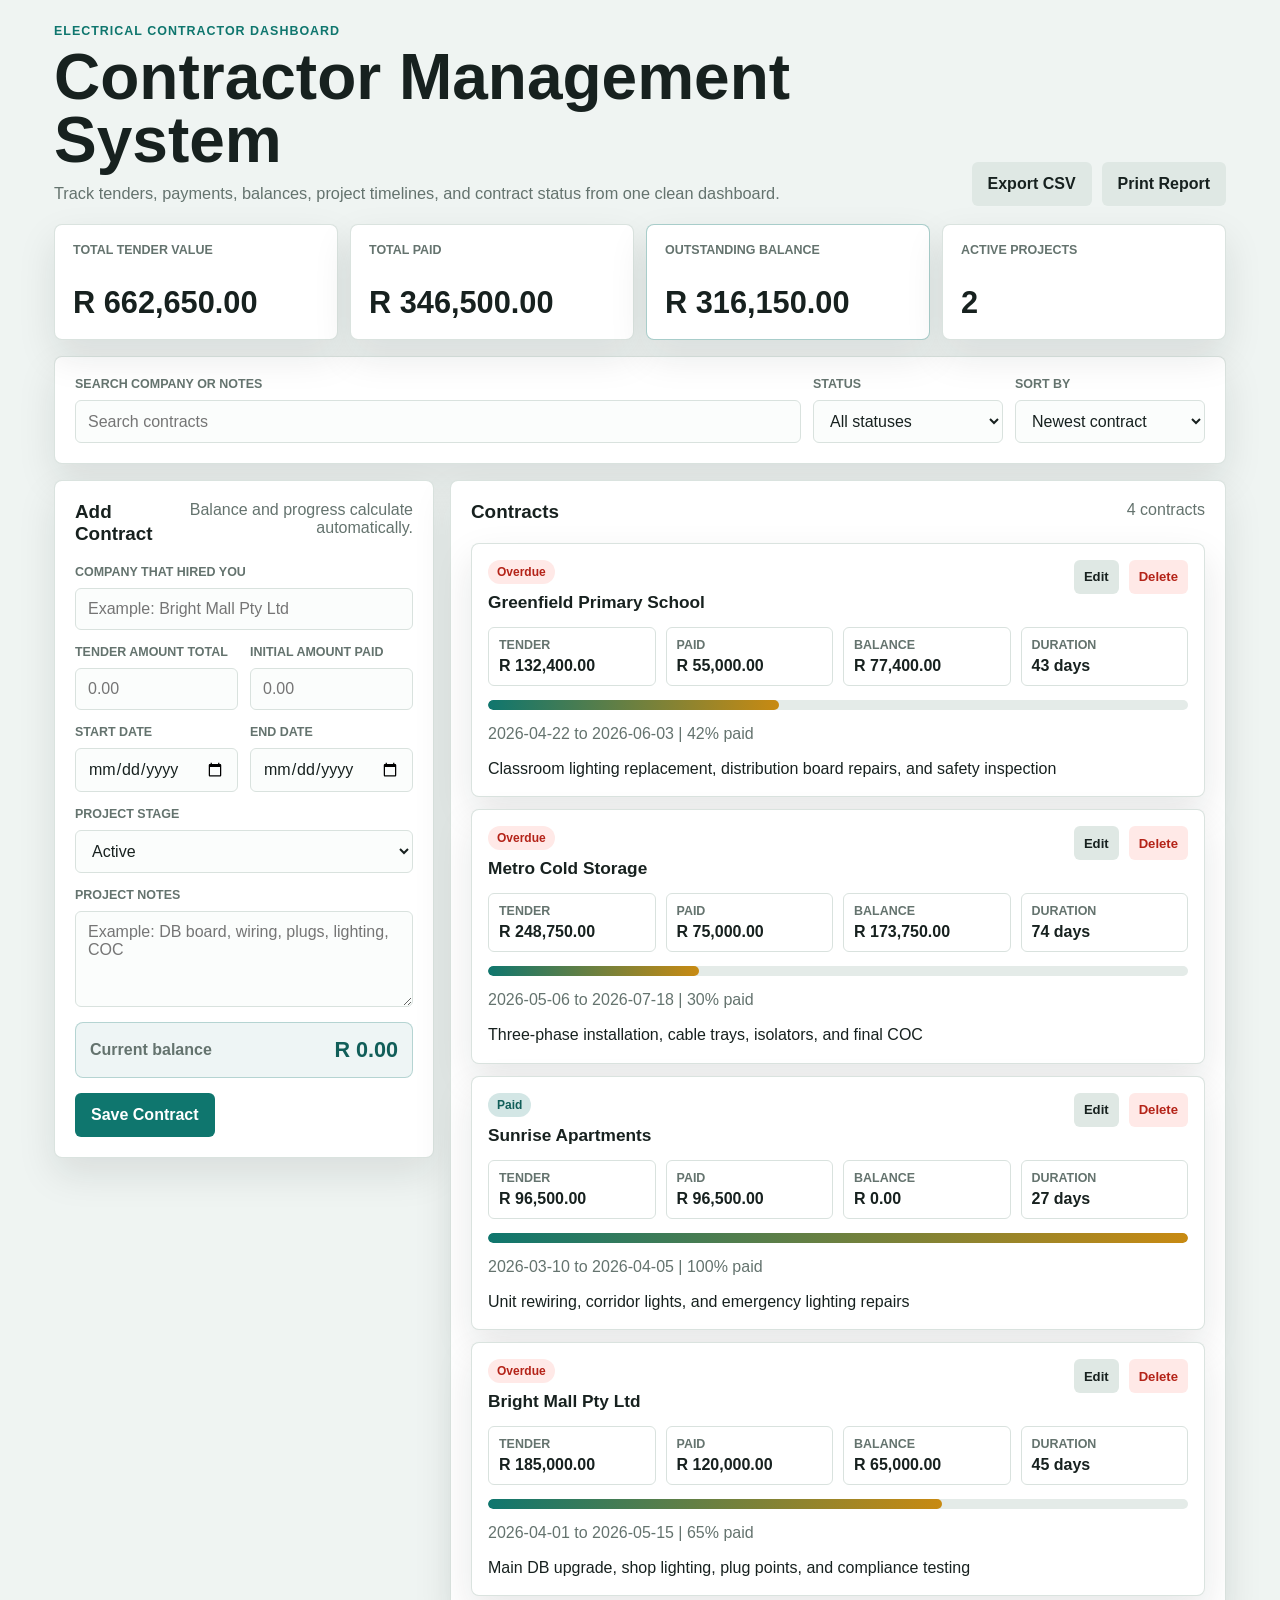
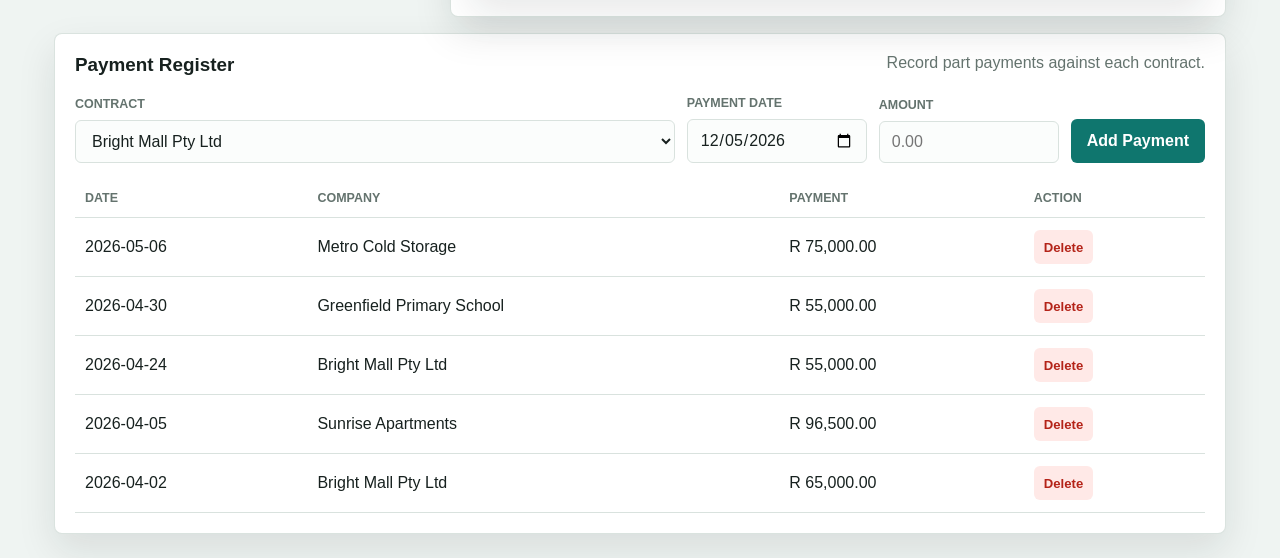
<file: index.html>
<!doctype html>
<html lang="en">
  <head>
    <meta charset="utf-8" />
    <meta name="viewport" content="width=device-width, initial-scale=1, viewport-fit=cover" />
    <meta name="theme-color" content="#0f766e" />
    <meta name="apple-mobile-web-app-capable" content="yes" />
    <meta name="apple-mobile-web-app-title" content="Contracts" />
    <meta name="apple-mobile-web-app-status-bar-style" content="black-translucent" />
    <meta name="mobile-web-app-capable" content="yes" />
    <meta name="application-name" content="Contracts" />
    <meta
      name="description"
      content="Mobile-ready contractor dashboard for tracking electrical tenders, payments, balances, and project duration."
    />
    <title>Contractor Management System</title>
    <link rel="manifest" href="manifest.webmanifest" />
    <link rel="icon" href="app-icon.svg" type="image/svg+xml" />
    <link rel="apple-touch-icon" href="app-icon.svg" />
    <link rel="stylesheet" href="styles.css" />
  </head>
  <body>
    <main class="app-shell">
      <header class="hero">
        <div>
          <p class="eyebrow">Electrical Contractor Dashboard</p>
          <h1>Contractor Management System</h1>
          <p class="lede">
            Track tenders, payments, balances, project timelines, and contract status from one clean dashboard.
          </p>
        </div>
        <div class="hero-actions">
          <button id="exportBtn" class="button secondary" type="button">Export CSV</button>
          <button id="printBtn" class="button secondary" type="button">Print Report</button>
        </div>
      </header>

      <section class="metrics" aria-label="Business totals">
        <article class="metric">
          <span>Total Tender Value</span>
          <strong id="totalTender">R 0.00</strong>
        </article>
        <article class="metric">
          <span>Total Paid</span>
          <strong id="totalPaid">R 0.00</strong>
        </article>
        <article class="metric highlight">
          <span>Outstanding Balance</span>
          <strong id="totalBalance">R 0.00</strong>
        </article>
        <article class="metric">
          <span>Active Projects</span>
          <strong id="activeProjects">0</strong>
        </article>
      </section>

      <section class="toolbar panel no-print" aria-label="Contract filters">
        <label>
          <span>Search company or notes</span>
          <input id="searchInput" type="search" placeholder="Search contracts" />
        </label>
        <label>
          <span>Status</span>
          <select id="statusFilter">
            <option value="all">All statuses</option>
            <option value="active">Active</option>
            <option value="completed">Completed</option>
            <option value="overdue">Overdue</option>
            <option value="paid">Paid</option>
            <option value="outstanding">Outstanding</option>
          </select>
        </label>
        <label>
          <span>Sort by</span>
          <select id="sortSelect">
            <option value="newest">Newest contract</option>
            <option value="balance">Highest balance</option>
            <option value="tender">Highest tender</option>
            <option value="endDate">End date</option>
          </select>
        </label>
      </section>

      <section class="layout">
        <aside id="add-contract" class="panel contract-editor no-print">
          <div class="section-heading">
            <h2 id="formTitle">Add Contract</h2>
            <p>Balance and progress calculate automatically.</p>
          </div>

          <form id="contractForm" class="stack">
            <input id="editingId" type="hidden" />

            <label>
              <span>Company that hired you</span>
              <input id="company" type="text" placeholder="Example: Bright Mall Pty Ltd" required />
            </label>

            <div class="two-column">
              <label>
                <span>Tender amount total</span>
                <input id="tenderAmount" type="number" min="0" step="0.01" placeholder="0.00" required />
              </label>
              <label>
                <span>Initial amount paid</span>
                <input id="amountPaid" type="number" min="0" step="0.01" placeholder="0.00" required />
              </label>
            </div>

            <div class="two-column">
              <label>
                <span>Start date</span>
                <input id="startDate" type="date" required />
              </label>
              <label>
                <span>End date</span>
                <input id="endDate" type="date" required />
              </label>
            </div>

            <label>
              <span>Project stage</span>
              <select id="projectStatus">
                <option value="Active">Active</option>
                <option value="Completed">Completed</option>
                <option value="On Hold">On Hold</option>
              </select>
            </label>

            <label>
              <span>Project notes</span>
              <textarea id="notes" rows="4" placeholder="Example: DB board, wiring, plugs, lighting, COC"></textarea>
            </label>

            <div class="calculated-result">
              <span>Current balance</span>
              <strong id="liveBalance">R 0.00</strong>
            </div>

            <div class="form-actions">
              <button id="cancelEditBtn" class="button secondary" type="button" hidden>Cancel Edit</button>
              <button class="button primary" type="submit">Save Contract</button>
            </div>
          </form>
        </aside>

        <section id="contracts" class="panel">
          <div class="section-heading">
            <h2>Contracts</h2>
            <p id="contractCount">0 contracts</p>
          </div>

          <div id="contractsGrid" class="contracts-grid"></div>
          <p id="emptyState" class="empty-state">No matching contracts found.</p>
        </section>
      </section>

      <section id="payments" class="panel">
        <div class="section-heading">
          <h2>Payment Register</h2>
          <p>Record part payments against each contract.</p>
        </div>

        <form id="paymentForm" class="payment-form no-print">
          <label>
            <span>Contract</span>
            <select id="paymentContract"></select>
          </label>
          <label>
            <span>Payment date</span>
            <input id="paymentDate" type="date" required />
          </label>
          <label>
            <span>Amount</span>
            <input id="paymentAmount" type="number" min="0" step="0.01" placeholder="0.00" required />
          </label>
          <button class="button primary" type="submit">Add Payment</button>
        </form>

        <div class="table-wrap">
          <table>
            <thead>
              <tr>
                <th>Date</th>
                <th>Company</th>
                <th>Payment</th>
                <th class="no-print">Action</th>
              </tr>
            </thead>
            <tbody id="paymentsTable"></tbody>
          </table>
        </div>
      </section>
    </main>

    <nav class="mobile-nav no-print" aria-label="Mobile shortcuts">
      <a href="#add-contract">Add</a>
      <a href="#contracts">Contracts</a>
      <a href="#payments">Payments</a>
    </nav>

    <template id="contractCardTemplate">
      <article class="contract-card">
        <div class="card-head">
          <div>
            <span class="status-pill"></span>
            <h3></h3>
          </div>
          <div class="card-actions no-print">
            <button class="small-button edit" type="button">Edit</button>
            <button class="small-button delete" type="button">Delete</button>
          </div>
        </div>
        <dl class="contract-facts">
          <div>
            <dt>Tender</dt>
            <dd data-field="tender"></dd>
          </div>
          <div>
            <dt>Paid</dt>
            <dd data-field="paid"></dd>
          </div>
          <div>
            <dt>Balance</dt>
            <dd data-field="balance"></dd>
          </div>
          <div>
            <dt>Duration</dt>
            <dd data-field="duration"></dd>
          </div>
        </dl>
        <div class="progress-track" aria-hidden="true"><span></span></div>
        <p class="meta"></p>
        <p class="notes"></p>
      </article>
    </template>

    <script src="script.js"></script>
  </body>
</html>
</file>
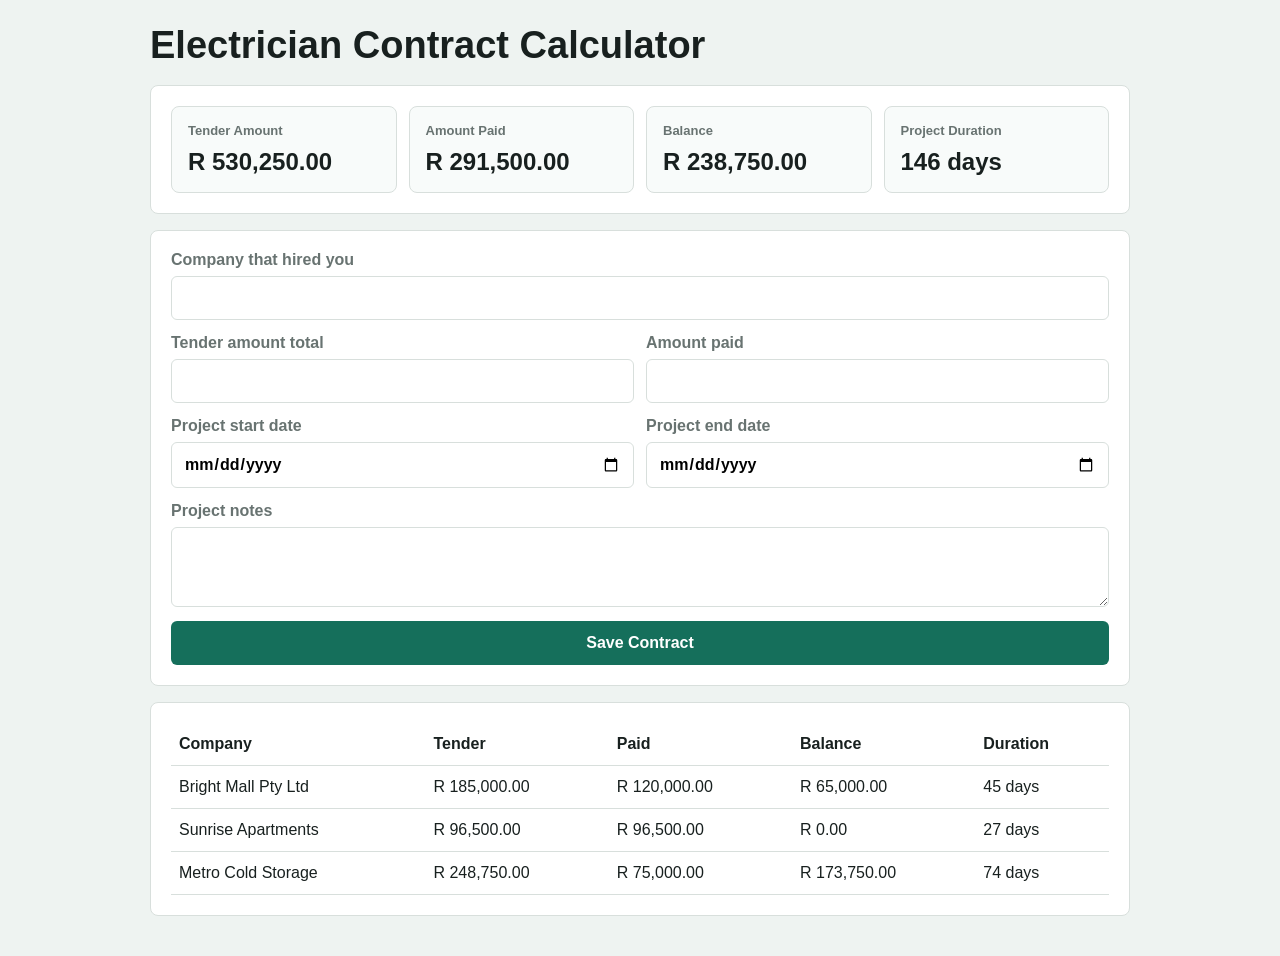
<file: versions/v1-basic-contract-calculator.html>
<!doctype html>
<html lang="en">
  <head>
    <meta charset="utf-8" />
    <meta name="viewport" content="width=device-width, initial-scale=1" />
    <title>Electrician Contract Calculator - Version 1</title>
    <style>
      body {
        margin: 0;
        background: #eef3f1;
        color: #18201f;
        font-family: Arial, Helvetica, sans-serif;
      }

      main {
        width: min(980px, 100%);
        margin: 0 auto;
        padding: 24px;
      }

      h1 {
        margin: 0 0 18px;
        font-size: 38px;
      }

      section {
        margin-bottom: 16px;
        padding: 20px;
        background: #fff;
        border: 1px solid #d8dfdc;
        border-radius: 8px;
      }

      .grid {
        display: grid;
        grid-template-columns: repeat(4, 1fr);
        gap: 12px;
      }

      .metric {
        padding: 16px;
        background: #f8fbfa;
        border: 1px solid #d8dfdc;
        border-radius: 8px;
      }

      .metric span {
        display: block;
        color: #687371;
        font-size: 13px;
        font-weight: 700;
      }

      .metric strong {
        display: block;
        margin-top: 10px;
        font-size: 24px;
      }

      form {
        display: grid;
        gap: 14px;
      }

      label {
        display: grid;
        gap: 7px;
        color: #687371;
        font-weight: 700;
      }

      input,
      textarea,
      button {
        font: inherit;
      }

      input,
      textarea {
        border: 1px solid #d8dfdc;
        border-radius: 6px;
        padding: 12px;
      }

      .row {
        display: grid;
        grid-template-columns: repeat(2, 1fr);
        gap: 12px;
      }

      button {
        min-height: 44px;
        border: 0;
        border-radius: 6px;
        background: #156f5b;
        color: #fff;
        font-weight: 700;
      }

      table {
        width: 100%;
        border-collapse: collapse;
      }

      th,
      td {
        border-bottom: 1px solid #d8dfdc;
        padding: 12px 8px;
        text-align: left;
      }

      @media (max-width: 760px) {
        .grid,
        .row {
          grid-template-columns: 1fr;
        }
      }
    </style>
  </head>
  <body>
    <main>
      <h1>Electrician Contract Calculator</h1>

      <section class="grid">
        <div class="metric"><span>Tender Amount</span><strong id="summaryTender">R 0.00</strong></div>
        <div class="metric"><span>Amount Paid</span><strong id="summaryPaid">R 0.00</strong></div>
        <div class="metric"><span>Balance</span><strong id="summaryBalance">R 0.00</strong></div>
        <div class="metric"><span>Project Duration</span><strong id="summaryDuration">0 days</strong></div>
      </section>

      <section>
        <form id="contractForm">
          <label>Company that hired you <input id="company" required /></label>
          <div class="row">
            <label>Tender amount total <input id="tenderAmount" type="number" min="0" step="0.01" required /></label>
            <label>Amount paid <input id="amountPaid" type="number" min="0" step="0.01" required /></label>
          </div>
          <div class="row">
            <label>Project start date <input id="startDate" type="date" required /></label>
            <label>Project end date <input id="endDate" type="date" required /></label>
          </div>
          <label>Project notes <textarea id="notes" rows="3"></textarea></label>
          <button type="submit">Save Contract</button>
        </form>
      </section>

      <section>
        <table>
          <thead>
            <tr>
              <th>Company</th>
              <th>Tender</th>
              <th>Paid</th>
              <th>Balance</th>
              <th>Duration</th>
            </tr>
          </thead>
          <tbody id="contractsTable"></tbody>
        </table>
      </section>
    </main>

    <script>
      const money = new Intl.NumberFormat("en-ZA", { style: "currency", currency: "ZAR" });
      const table = document.querySelector("#contractsTable");
      let contracts = [
        ["Bright Mall Pty Ltd", 185000, 120000, "2026-04-01", "2026-05-15"],
        ["Sunrise Apartments", 96500, 96500, "2026-03-10", "2026-04-05"],
        ["Metro Cold Storage", 248750, 75000, "2026-05-06", "2026-07-18"],
      ];

      function duration(start, end) {
        return Math.floor((new Date(end) - new Date(start)) / 86400000) + 1;
      }

      function render() {
        table.innerHTML = "";
        let tender = 0;
        let paid = 0;
        let days = 0;

        contracts.forEach((contract) => {
          tender += contract[1];
          paid += contract[2];
          days += duration(contract[3], contract[4]);
          table.insertAdjacentHTML(
            "beforeend",
            `<tr><td>${contract[0]}</td><td>${money.format(contract[1])}</td><td>${money.format(contract[2])}</td><td>${money.format(contract[1] - contract[2])}</td><td>${duration(contract[3], contract[4])} days</td></tr>`
          );
        });

        document.querySelector("#summaryTender").textContent = money.format(tender);
        document.querySelector("#summaryPaid").textContent = money.format(paid);
        document.querySelector("#summaryBalance").textContent = money.format(tender - paid);
        document.querySelector("#summaryDuration").textContent = `${days} days`;
      }

      document.querySelector("#contractForm").addEventListener("submit", (event) => {
        event.preventDefault();
        contracts.push([
          document.querySelector("#company").value,
          Number(document.querySelector("#tenderAmount").value),
          Number(document.querySelector("#amountPaid").value),
          document.querySelector("#startDate").value,
          document.querySelector("#endDate").value,
        ]);
        event.target.reset();
        render();
      });

      render();
    </script>
  </body>
</html>
</file>
<file: styles.css>
:root {
  --ink: #17211f;
  --muted: #64736e;
  --line: #d9e2de;
  --surface: #ffffff;
  --page: #eff4f2;
  --brand: #0f766e;
  --brand-dark: #115e59;
  --gold: #c88a12;
  --red: #b42318;
  --shadow: 0 16px 38px rgba(23, 33, 31, 0.1);
}

* {
  box-sizing: border-box;
}

body {
  margin: 0;
  min-height: 100vh;
  background: var(--page);
  color: var(--ink);
  font-family: Arial, Helvetica, sans-serif;
  -webkit-font-smoothing: antialiased;
}

button,
input,
select,
textarea {
  font: inherit;
}

button {
  cursor: pointer;
}

.app-shell {
  width: min(1220px, 100%);
  margin: 0 auto;
  padding: calc(24px + env(safe-area-inset-top)) 24px 24px;
}

.hero {
  display: flex;
  align-items: flex-end;
  justify-content: space-between;
  gap: 20px;
  margin-bottom: 18px;
}

.mobile-nav {
  display: none;
}

.eyebrow {
  margin: 0 0 8px;
  color: var(--brand);
  font-size: 0.78rem;
  font-weight: 800;
  letter-spacing: 0.08em;
  text-transform: uppercase;
}

h1,
h2,
h3,
p {
  margin-top: 0;
}

h1 {
  max-width: 760px;
  margin-bottom: 10px;
  font-size: clamp(2rem, 5vw, 4.2rem);
  line-height: 0.98;
}

h2 {
  margin-bottom: 4px;
  font-size: 1.18rem;
}

h3 {
  margin: 8px 0 0;
  font-size: 1.08rem;
}

.lede {
  max-width: 740px;
  margin-bottom: 0;
  color: var(--muted);
  font-size: 1.02rem;
  line-height: 1.5;
}

.hero-actions,
.form-actions,
.card-actions {
  display: flex;
  gap: 10px;
}

.button,
.small-button {
  border: 0;
  border-radius: 6px;
  font-weight: 800;
}

.button {
  min-height: 44px;
  padding: 0 16px;
}

.small-button {
  min-height: 34px;
  padding: 0 10px;
  font-size: 0.82rem;
}

.primary {
  background: var(--brand);
  color: #fff;
}

.primary:hover {
  background: var(--brand-dark);
}

.secondary,
.edit {
  background: #dfe8e4;
  color: var(--ink);
}

.delete {
  background: #ffe9e7;
  color: var(--red);
}

.metrics {
  display: grid;
  grid-template-columns: repeat(4, minmax(0, 1fr));
  gap: 12px;
  margin-bottom: 16px;
}

.metric,
.panel,
.contract-card {
  background: var(--surface);
  border: 1px solid rgba(217, 226, 222, 0.95);
  border-radius: 8px;
  box-shadow: var(--shadow);
}

.metric {
  display: grid;
  min-height: 116px;
  padding: 18px;
}

.metric span,
label span,
dt {
  color: var(--muted);
  font-size: 0.78rem;
  font-weight: 800;
  text-transform: uppercase;
}

.metric strong {
  align-self: end;
  font-size: clamp(1.35rem, 2.4vw, 2rem);
  overflow-wrap: anywhere;
}

.metric.highlight {
  border-color: rgba(15, 118, 110, 0.36);
}

.panel {
  padding: 20px;
}

.toolbar {
  display: grid;
  grid-template-columns: 1fr 190px 190px;
  gap: 12px;
  margin-bottom: 16px;
}

.layout {
  display: grid;
  grid-template-columns: 380px minmax(0, 1fr);
  gap: 16px;
  align-items: start;
  margin-bottom: 16px;
}

.section-heading {
  display: flex;
  align-items: flex-start;
  justify-content: space-between;
  gap: 16px;
  margin-bottom: 16px;
}

.section-heading p {
  margin-bottom: 0;
  color: var(--muted);
  text-align: right;
}

.stack,
label {
  display: grid;
  gap: 9px;
}

.stack {
  gap: 15px;
}

.two-column {
  display: grid;
  grid-template-columns: repeat(2, minmax(0, 1fr));
  gap: 12px;
}

input,
select,
textarea {
  width: 100%;
  border: 1px solid var(--line);
  border-radius: 6px;
  background: #fbfdfc;
  color: var(--ink);
  padding: 11px 12px;
  outline: none;
}

input:focus,
select:focus,
textarea:focus {
  border-color: var(--brand);
  box-shadow: 0 0 0 3px rgba(15, 118, 110, 0.15);
}

textarea {
  resize: vertical;
}

.calculated-result {
  display: flex;
  align-items: center;
  justify-content: space-between;
  gap: 16px;
  border: 1px solid rgba(15, 118, 110, 0.25);
  border-radius: 8px;
  background: rgba(15, 118, 110, 0.07);
  padding: 14px;
}

.calculated-result span {
  color: var(--muted);
  font-weight: 800;
}

.calculated-result strong {
  color: var(--brand-dark);
  font-size: 1.35rem;
}

.contracts-grid {
  display: grid;
  gap: 12px;
}

.contract-card {
  padding: 16px;
}

.card-head {
  display: flex;
  align-items: flex-start;
  justify-content: space-between;
  gap: 12px;
  margin-bottom: 14px;
}

.status-pill {
  display: inline-flex;
  border-radius: 999px;
  padding: 5px 9px;
  background: #edf2f0;
  color: var(--muted);
  font-size: 0.75rem;
  font-weight: 800;
}

.status-pill.active {
  background: rgba(15, 118, 110, 0.12);
  color: var(--brand-dark);
}

.status-pill.completed,
.status-pill.paid {
  background: rgba(15, 118, 110, 0.18);
  color: var(--brand-dark);
}

.status-pill.overdue {
  background: #ffe9e7;
  color: var(--red);
}

.contract-facts {
  display: grid;
  grid-template-columns: repeat(4, minmax(0, 1fr));
  gap: 10px;
  margin: 0 0 14px;
}

.contract-facts div {
  border: 1px solid var(--line);
  border-radius: 6px;
  padding: 10px;
}

dd {
  margin: 5px 0 0;
  font-weight: 800;
  overflow-wrap: anywhere;
}

.progress-track {
  height: 10px;
  overflow: hidden;
  border-radius: 999px;
  background: #e4ebe8;
}

.progress-track span {
  display: block;
  width: 0;
  height: 100%;
  border-radius: inherit;
  background: linear-gradient(90deg, var(--brand), var(--gold));
}

.meta,
.notes {
  margin: 12px 0 0;
  color: var(--muted);
  line-height: 1.45;
}

.notes {
  color: var(--ink);
}

.empty-state {
  margin: 14px 0 0;
  color: var(--muted);
  text-align: center;
}

.payment-form {
  display: grid;
  grid-template-columns: 1fr 180px 180px auto;
  gap: 12px;
  align-items: end;
  margin-bottom: 16px;
}

.table-wrap {
  overflow-x: auto;
}

table {
  width: 100%;
  min-width: 720px;
  border-collapse: collapse;
}

th,
td {
  border-bottom: 1px solid var(--line);
  padding: 12px 10px;
  text-align: left;
}

th {
  color: var(--muted);
  font-size: 0.78rem;
  text-transform: uppercase;
}

@media (max-width: 980px) {
  .hero,
  .section-heading {
    display: block;
  }

  .hero-actions {
    margin-top: 16px;
  }

  .metrics,
  .layout,
  .toolbar,
  .payment-form {
    grid-template-columns: 1fr;
  }

  .section-heading p {
    text-align: left;
  }
}

@media (max-width: 680px) {
  html {
    scroll-padding-top: 14px;
    scroll-padding-bottom: 86px;
  }

  .app-shell {
    padding: calc(14px + env(safe-area-inset-top)) 12px calc(88px + env(safe-area-inset-bottom));
  }

  .hero {
    margin-bottom: 12px;
  }

  h1 {
    font-size: 2rem;
    line-height: 1.04;
  }

  h2 {
    font-size: 1.05rem;
  }

  .lede {
    font-size: 0.94rem;
  }

  .metrics,
  .two-column,
  .contract-facts {
    grid-template-columns: 1fr;
  }

  .hero-actions,
  .form-actions,
  .card-head,
  .card-actions {
    flex-direction: column;
  }

  .button,
  .small-button {
    width: 100%;
  }

  .metrics {
    gap: 8px;
  }

  .metric,
  .panel,
  .contract-card {
    border-radius: 7px;
    box-shadow: 0 10px 24px rgba(23, 33, 31, 0.08);
  }

  .metric {
    min-height: 94px;
    padding: 14px;
  }

  .metric strong {
    font-size: 1.45rem;
  }

  .panel,
  .contract-card {
    padding: 14px;
  }

  input,
  select,
  textarea {
    min-height: 46px;
    font-size: 16px;
  }

  textarea {
    min-height: 110px;
  }

  .calculated-result {
    align-items: flex-start;
    flex-direction: column;
    gap: 6px;
  }

  .table-wrap {
    overflow-x: visible;
  }

  table,
  thead,
  tbody,
  tr,
  th,
  td {
    display: block;
  }

  table {
    min-width: 0;
  }

  thead {
    display: none;
  }

  tr {
    border: 1px solid var(--line);
    border-radius: 7px;
    margin-bottom: 10px;
    background: #fff;
  }

  td {
    display: flex;
    justify-content: space-between;
    gap: 14px;
    border-bottom: 1px solid var(--line);
    padding: 10px;
  }

  td::before {
    content: attr(data-label);
    color: var(--muted);
    font-size: 0.76rem;
    font-weight: 800;
    text-transform: uppercase;
  }

  td:last-child {
    border-bottom: 0;
  }

  .mobile-nav {
    position: fixed;
    right: 10px;
    bottom: calc(10px + env(safe-area-inset-bottom));
    left: 10px;
    z-index: 20;
    display: grid;
    grid-template-columns: repeat(3, 1fr);
    gap: 6px;
    padding: 8px;
    border: 1px solid rgba(217, 226, 222, 0.92);
    border-radius: 10px;
    background: rgba(255, 255, 255, 0.94);
    box-shadow: 0 14px 34px rgba(23, 33, 31, 0.18);
    backdrop-filter: blur(12px);
  }

  .mobile-nav a {
    display: grid;
    min-height: 42px;
    place-items: center;
    border-radius: 7px;
    background: #edf3f0;
    color: var(--ink);
    font-size: 0.84rem;
    font-weight: 800;
    text-decoration: none;
  }

  .mobile-nav a:active {
    background: var(--brand);
    color: #fff;
  }
}

@media print {
  body {
    background: #fff;
  }

  .app-shell {
    width: 100%;
    padding: 0;
  }

  .no-print {
    display: none !important;
  }

  .metric,
  .panel,
  .contract-card {
    box-shadow: none;
  }

  .layout {
    display: block;
  }

  .panel {
    margin-bottom: 14px;
  }
}
</file>
